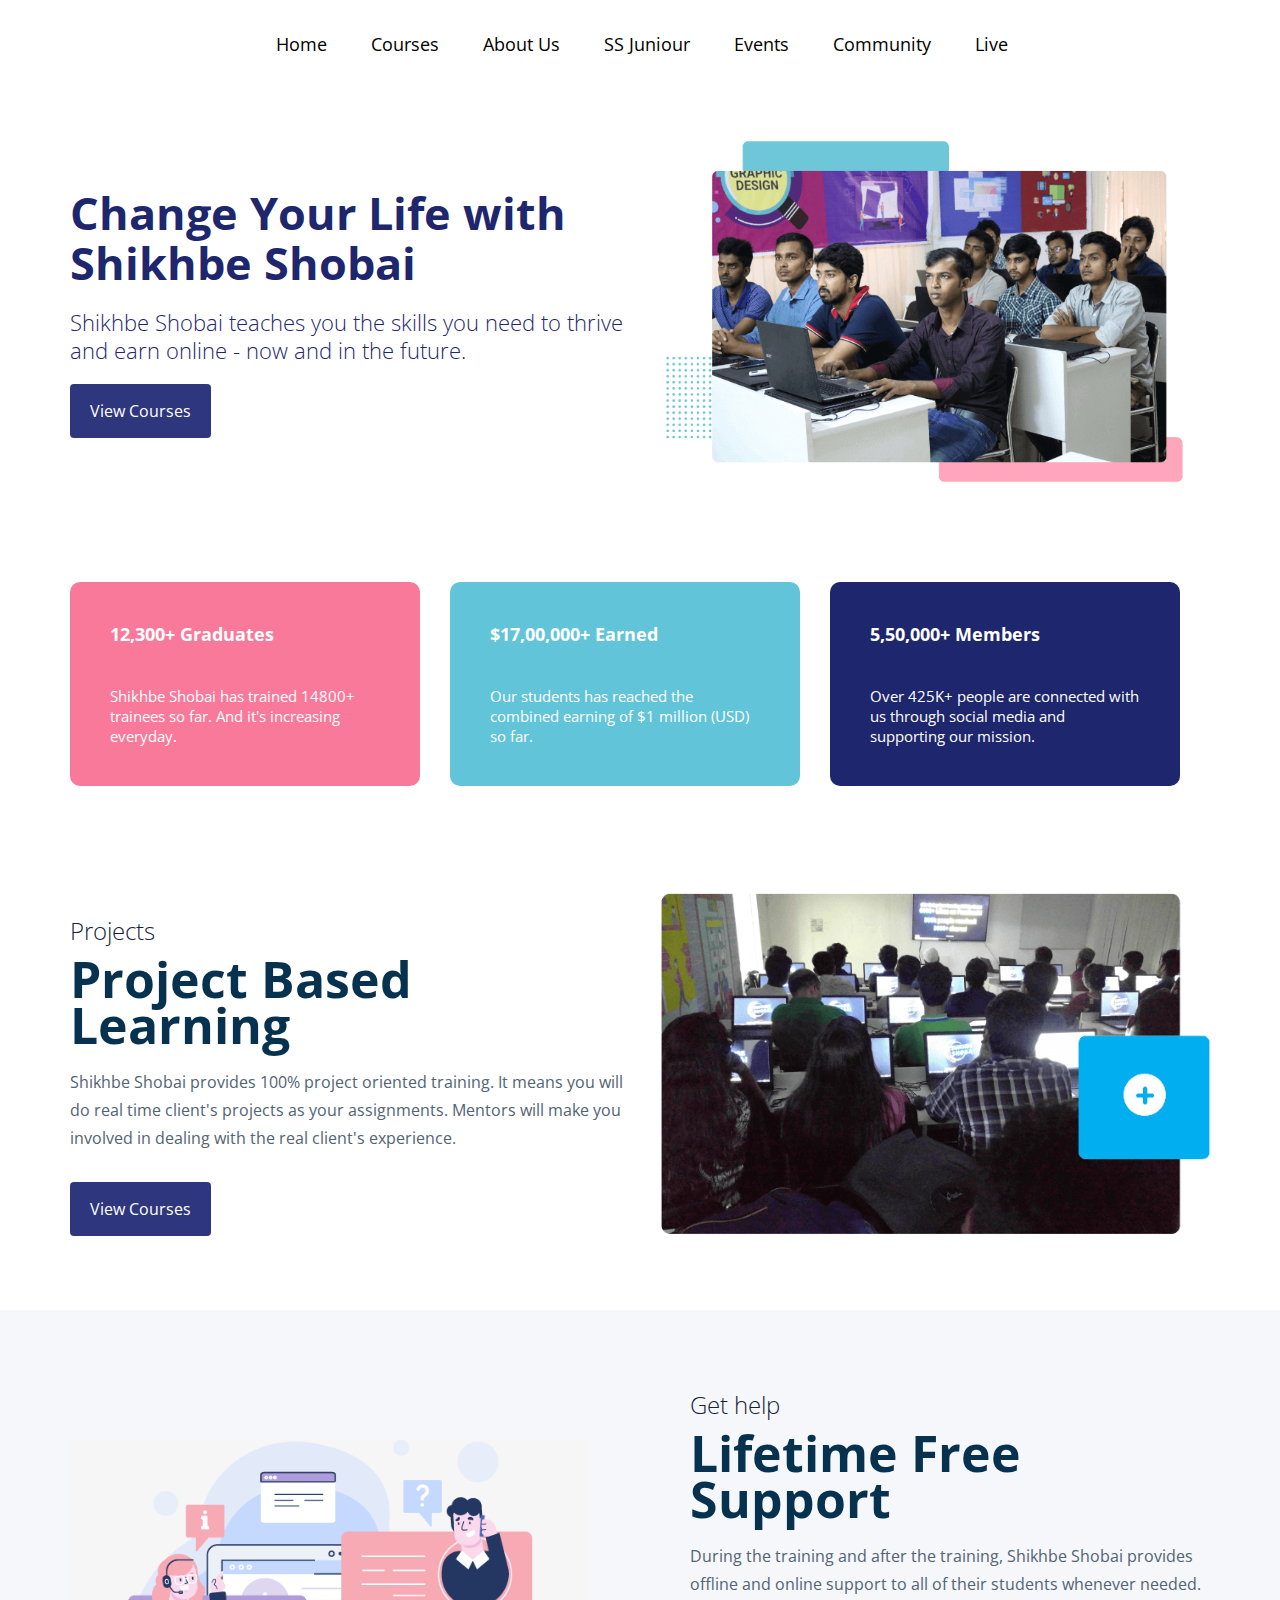
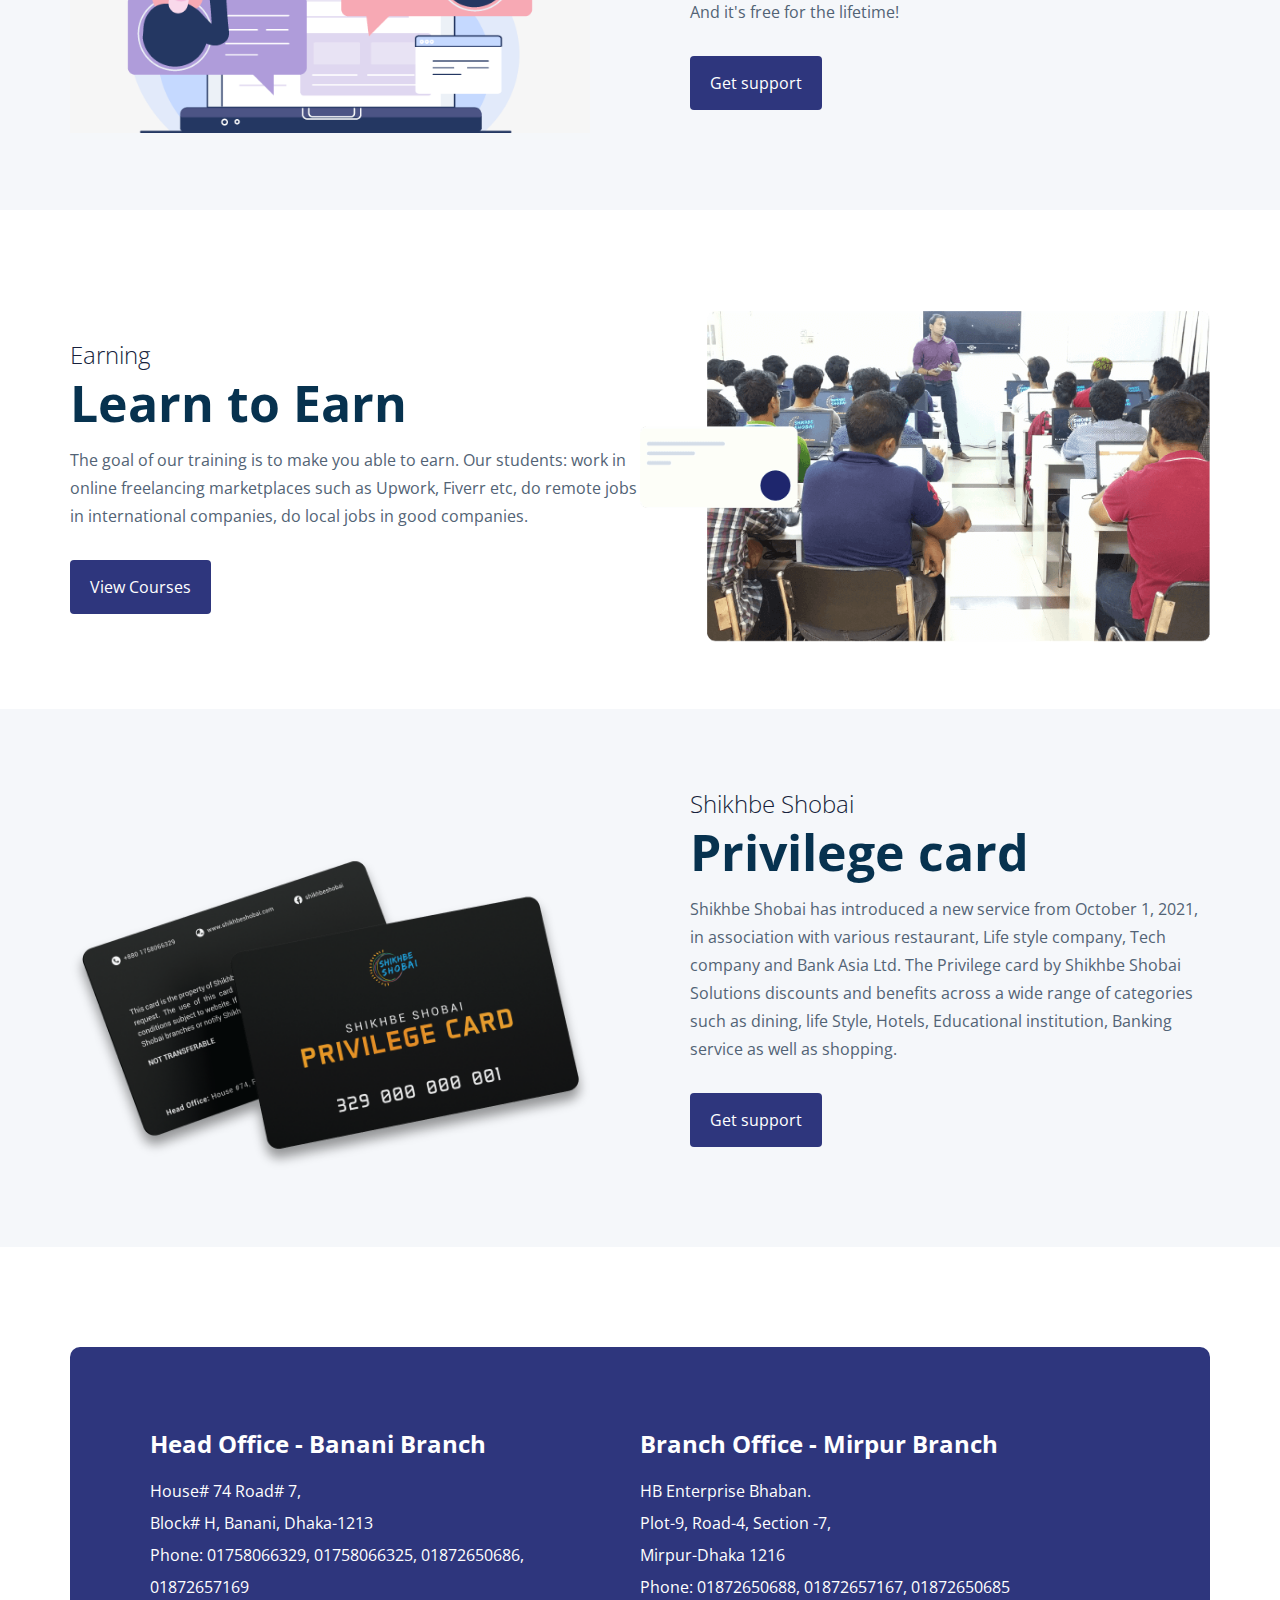
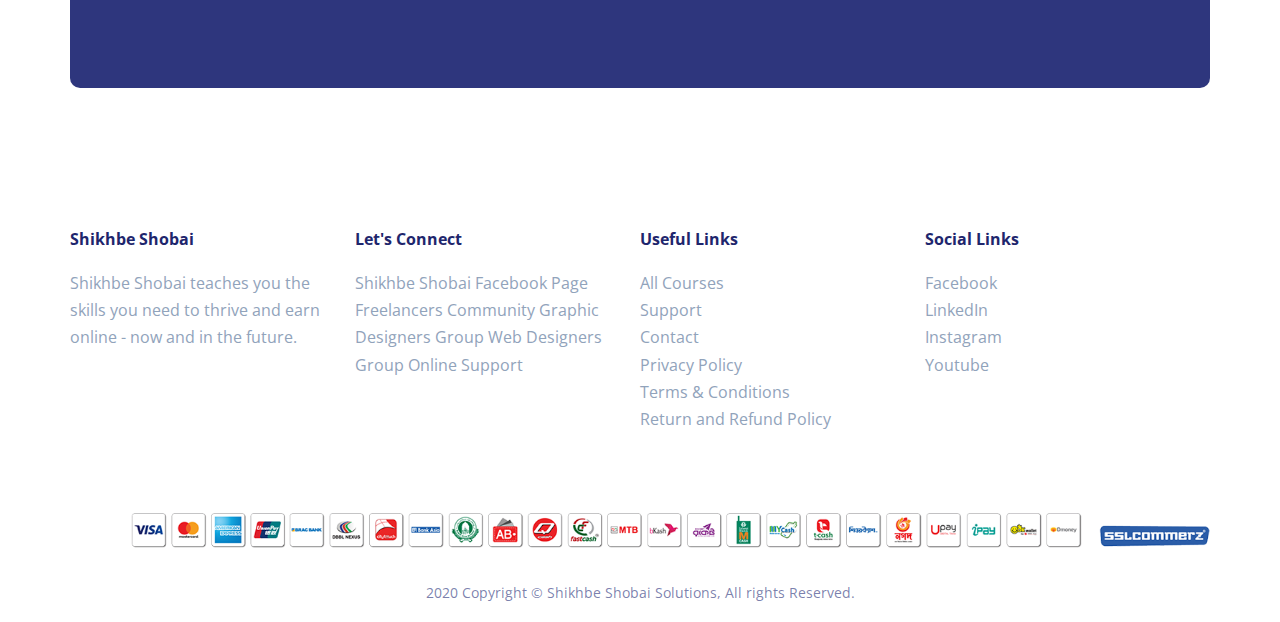
<file: index.html>
<!DOCTYPE html>
<html lang="en">
<head>
    <meta charset="UTF-8">
    <meta http-equiv="X-UA-Compatible" content="IE=edge">
    <meta name="viewport" content="width=device-width, initial-scale=1.0">
    <link rel="stylesheet" href="style.css">
    <link href="https://fonts.googleapis.com/css2?family=Open+Sans:ital,wght@0,300;0,400;0,500;0,600;0,700;0,800;1,300;1,400;1,500;1,600;1,700;1,800&family=Poppins:wght@200&display=swap" rel="stylesheet">
    <title>Home</title>
</head>
<body>
    <!-- header section starts -->

    <div class="header">
        <div class="container">
            <div class="menu">
                <ul>
                    <li><a href="index.html">Home</a></li>
                    <li><a href="">Courses</a></li>
                    <li><a href="about.html">About Us</a></li>
                    <li><a href="">SS Juniour</a></li>
                    <li><a href="">Events</a></li>
                    <li><a href="">Community</a></li>
                    <li><a href="">Live</a></li>
                </ul>
            </div>
        </div>
    </div>
    <!-- header section starts -->

    <!-- banner section code -->

    <div class="banner1">
        <div class="container">
            <div class="main-box1">
                <div class="banner1-left">
                    <h1>Change Your Life with Shikhbe Shobai</h1>
                    <p>Shikhbe Shobai teaches you the skills you need to thrive and earn online - now and in the future.</p>
                    <a href="" class="banner-btn">View Courses</a>
                </div>
                <div class="banner1-right">
                    <img src="images/intro.png" alt="Intro Image">
                </div>
            </div>
        </div>
    </div>
    <!-- banner section code closed -->

    <!-- icon box section code starts -->
    <div class="iconbox">
        <div class="container">
            <div class="iconbox-main">
                <div class="iconbox-left">
                    <h3>12,300+ Graduates</h3>
                    <p>Shikhbe Shobai has trained 14800+ trainees so far. And it's increasing everyday.</p>
                </div>
                <div class="iconbox-center">
                    <h3>$17,00,000+ Earned</h3>
                    <p>Our students has reached the combined earning of $1 million (USD) so far.</p>
                </div>
                <div class="iconbox-right">
                    <h3>5,50,000+ Members</h3>
                    <p>Over 425K+ people are connected with us through social media and supporting our mission.</p>
                </div>
            </div>
        </div>
    </div>
    <!-- icon box section code closed -->

     <!-- banner2 section code starts -->

     <div class="banner2">
        <div class="container">
            <div class="main-box2">
                <div class="banner2-left">
                    <span>Projects</span>
                    <h1>Project Based Learning</h1>
                    <p>Shikhbe Shobai provides 100% project oriented training. It means you will do real time client's projects as your assignments. Mentors will make you involved in dealing with the real client's experience.
                    </p>
                    <a href="" class="banner-btn">View Courses</a>
                </div>
                <div class="banner2-right">
                    <img src="images/image2.png" alt="Box2 Image">
                </div>
            </div>
        </div>
    </div>
<!-- banner2 section code closed -->

<!-- support section code -->

<div class="support">
    <div class="container">
        <div class="support-box">
            <div class="support-left">
                <img src="images/Support.png" alt="Support Image">
            </div>
            <div class="support-right">
                <span>Get help</span>
                <h1>Lifetime Free Support</h1>
                <p>During the training and after the training, Shikhbe Shobai provides offline and online support to all of their students whenever needed. And it's free for the lifetime!
                </p>
                <a href="" class="banner-btn">Get support</a>
            </div>
        </div>
    </div>
</div>
<!-- support section code closed-->

<!-- banner3 section code -->

<div class="banner3">
    <div class="container">
        <div class="main-box3">
            <div class="banner3-left">
                <span>Earning</span>
                <h1>Learn to Earn</h1>
                <p>The goal of our training is to make you able to earn. Our students: work in online freelancing marketplaces such as Upwork, Fiverr etc, do remote jobs in international companies, do local jobs in good companies.
                </p>
                <a href="" class="banner-btn">View Courses</a>
            </div>
            <div class="banner3-right">
                <img src="images/image3.png" alt="Box3 Image">
            </div>
        </div>
    </div>
</div>
<!-- banner3 section code closed-->

<!-- Details section code -->

<div class="details">
    <div class="container">
        <div class="details-box">
            <div class="details-left">
                <img src="images/Card-Mockup.png" alt="Support Image">
            </div>
            <div class="details-right">
                <span>Shikhbe Shobai</span>
                <h1>Privilege card</h1>
                <p>Shikhbe Shobai has introduced a new service from October 1, 2021, in association with various restaurant, Life style company, Tech company and Bank Asia Ltd. The Privilege card by Shikhbe Shobai Solutions discounts and benefits across a wide range of categories such as dining, life Style, Hotels, Educational institution, Banking service as well as shopping.
                </p>
                <a href="" class="banner-btn">Get support</a>
            </div>
        </div>
    </div>
</div>
<!-- Details section code closed-->

    <!-- Address section code -->

    <div class="address">
        <div class="container">
            <div class="address-main">
                <div class="address-left">
                    <h2>Head Office - Banani Branch</h1>
                    <p>House# 74 Road# 7,</p>
                    <p>Block# H, Banani, Dhaka-1213</p>
                    <p>Phone: 01758066329, 01758066325, 01872650686,</p>
                    <p>01872657169</p>
                </div>
                <div class="address-right">
                    <h2>Branch Office - Mirpur Branch</h2>
                    <p>HB Enterprise Bhaban.</p>
                    <p>Plot-9, Road-4, Section -7,</p>
                    <p>Mirpur-Dhaka 1216</p>
                    <p>Phone: 01872650688, 01872657167, 01872650685</p>
                </div>
            </div>
        </div>
    </div>
    <!-- Address section code closed -->

    <!-- footer section code -->
    <div class="footer">
        <div class="container">
            <div class="footer-main">
                <div class="footer-item">
                    <h5>Shikhbe Shobai</h5>
                    <p>Shikhbe Shobai teaches you the skills you need to thrive and earn online - now and in the future.</p>
                </div>
                <div class="footer-item">
                    <h5>Let's Connect</h5>
                    <p>Shikhbe Shobai Facebook Page Freelancers Community Graphic Designers Group Web Designers Group Online Support</p>
                </div>
                <div class="footer-item">
                    <h5>Useful Links</h5>
                    <ul>
                        <li><a href="">All Courses</a></li>
                        <li><a href="">Support</a></li>
                        <li><a href="">Contact</a></li>
                        <li><a href=""> Privacy Policy</a></li>
                        <li><a href="">Terms & Conditions</a></li>
                        <li><a href="">Return and Refund Policy</a></li>
                    </ul>
                </div>
                <div class="footer-item">
                    <h5>Social Links</h5>
                    <ul>
                        <li><a href="www.facebook.com">Facebook</a></li>
                        <li><a href="www.linkedin.com">LinkedIn</a></li>
                        <li><a href="www.instagram.com">Instagram</a></li>
                        <li><a href="www.youtube.com">Youtube</a></li>
                    </ul>
                </div>
            </div>
        </div>
        <div class="container">
            <img src="images/ssl_logo.png" alt="">
        </div>
        <div class="container">
            <div class="copyright">
                <p>2020 Copyright © Shikhbe Shobai Solutions, All rights Reserved.</p>
            </div>
        </div>
    </div>
    <!-- footer section code closed-->
</body>
</html>
</file>
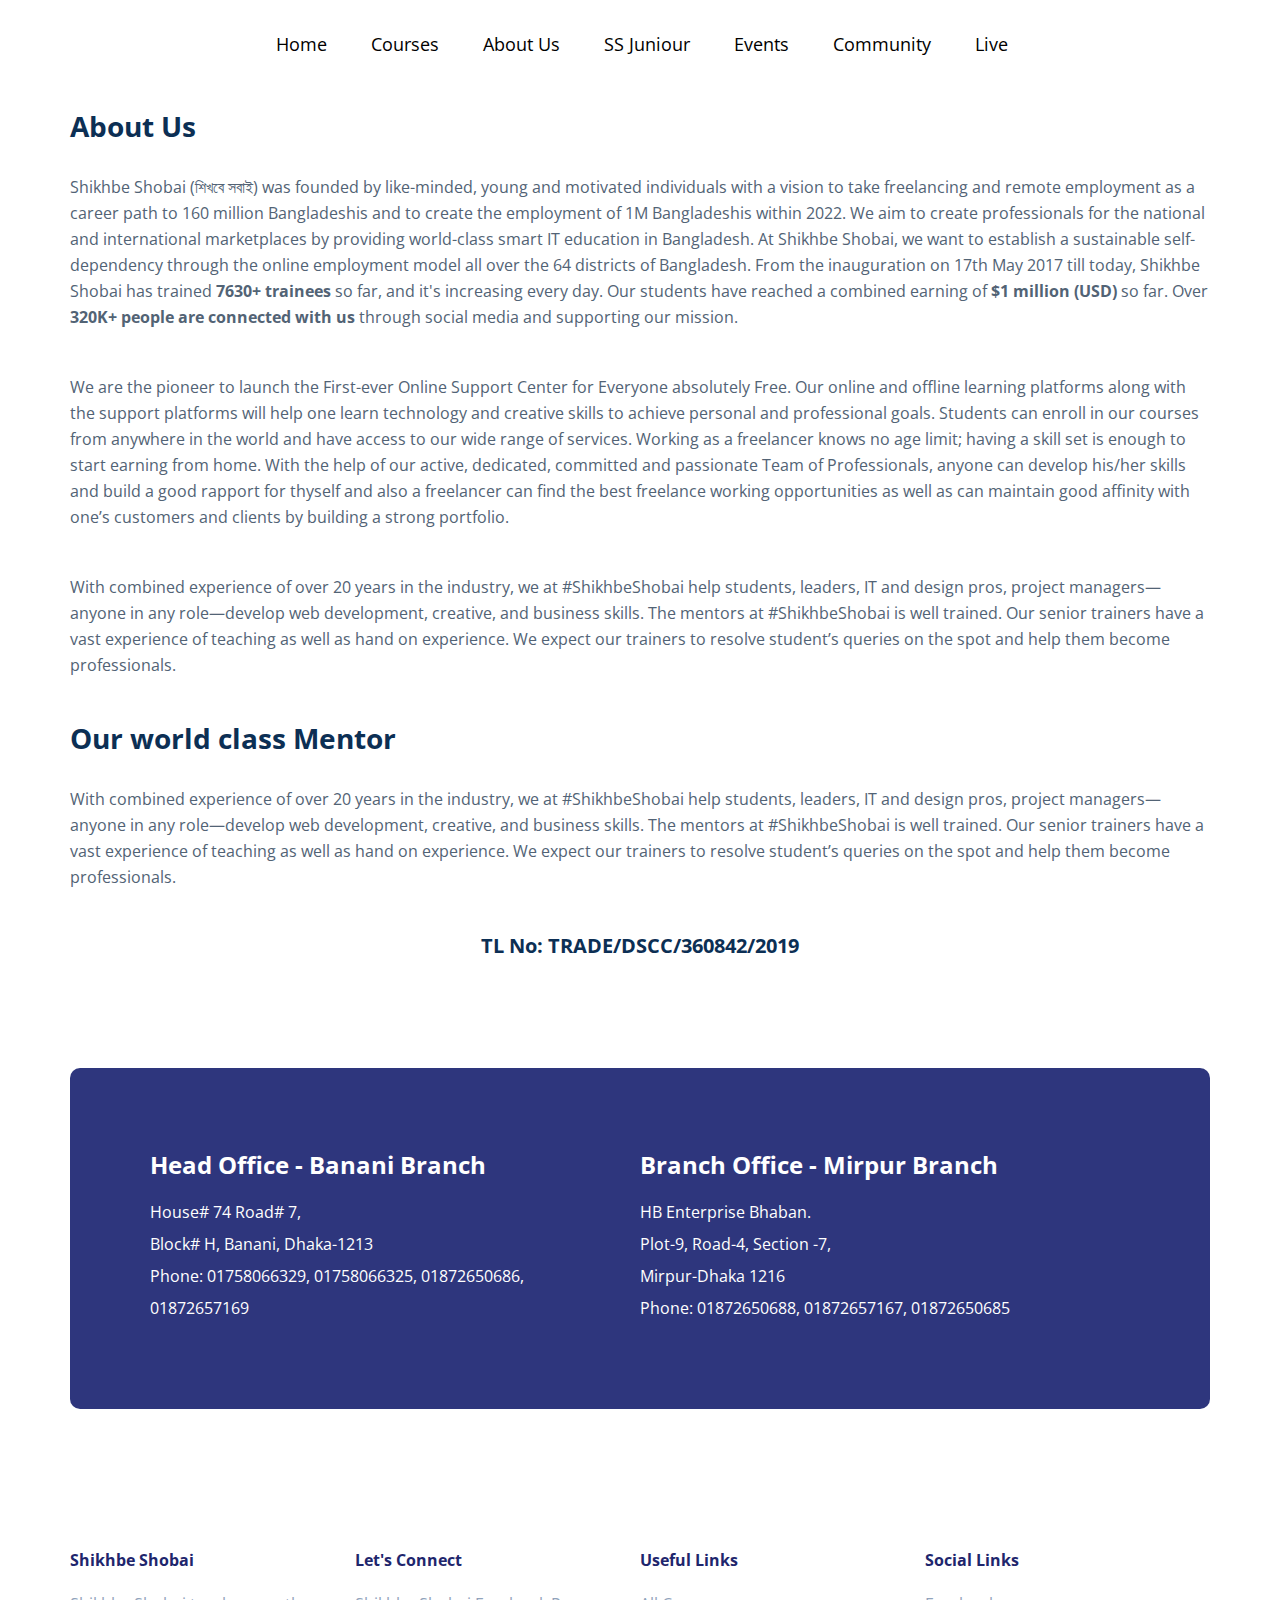
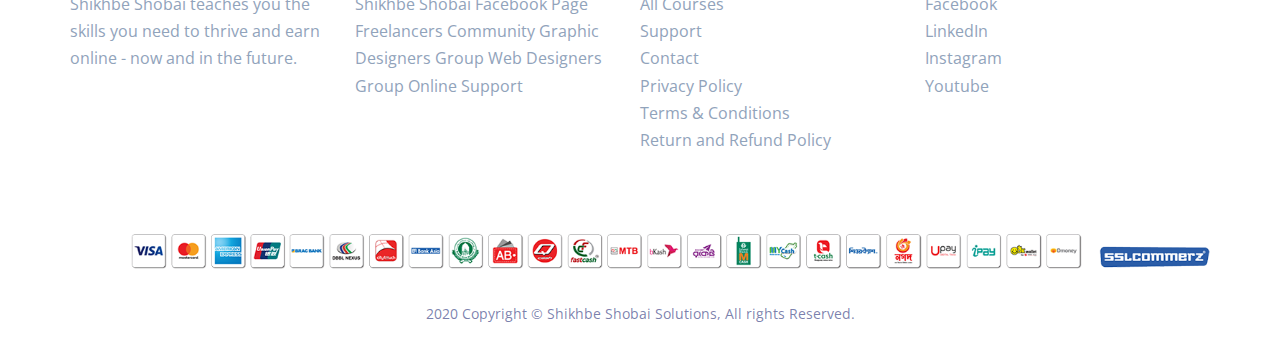
<file: about.html>
<!DOCTYPE html>
<html lang="en">
<head>
    <meta charset="UTF-8">
    <meta http-equiv="X-UA-Compatible" content="IE=edge">
    <meta name="viewport" content="width=device-width, initial-scale=1.0">
    <link rel="stylesheet" href="style.css">
    <link href="https://fonts.googleapis.com/css2?family=Open+Sans:ital,wght@0,300;0,400;0,500;0,600;0,700;0,800;1,300;1,400;1,500;1,600;1,700;1,800&family=Poppins:wght@200&display=swap" rel="stylesheet">
    <title>About</title>
</head>
<body>
    <!-- header section code -->

    <div class="header">
        <div class="container">
            <div class="menu">
                <ul>
                    <li><a href="index.html">Home</a></li>
                    <li><a href="">Courses</a></li>
                    <li><a href="about.html">About Us</a></li>
                    <li><a href="">SS Juniour</a></li>
                    <li><a href="">Events</a></li>
                    <li><a href="">Community</a></li>
                    <li><a href="">Live</a></li>
                </ul>
            </div>
        </div>
    </div>
    <!-- header section code ends-->

    <!-- about details start -->
    <div class="about-details">
        <div class="container">
            <div class="about-details-top">
            <h2>About Us</h2>
            <p>Shikhbe Shobai (শিখবে সবাই) was founded by like-minded, young and motivated individuals with a vision to take freelancing and remote employment as a career path to 160 million Bangladeshis and to create the employment of 1M Bangladeshis within 2022. We aim to create professionals for the national and international marketplaces by providing world-class smart IT education in Bangladesh. At Shikhbe Shobai, we want to establish a sustainable self-dependency through the online employment model all over the 64 districts of Bangladesh. From the inauguration on 17th May 2017 till today, Shikhbe Shobai has trained <b>7630+ trainees</b> so far, and it's increasing every day. Our students have reached a combined earning of <b>$1 million (USD)</b> so far. Over <b>320K+ people are connected with us</b> through social media and supporting our mission.</p><br><br>
            <p>
                We are the pioneer to launch the First-ever Online Support Center for Everyone absolutely Free. Our online and offline learning platforms along with the support platforms will help one learn technology and creative skills to achieve personal and professional goals. Students can enroll in our courses from anywhere in the world and have access to our wide range of services. Working as a freelancer knows no age limit; having a skill set is enough to start earning from home. With the help of our active, dedicated, committed and passionate Team of Professionals, anyone can develop his/her skills and build a good rapport for thyself and also a freelancer can find the best freelance working opportunities as well as can maintain good affinity with one’s customers and clients by building a strong portfolio.
            </p><br><br>
            <p>
                With combined experience of over 20 years in the industry, we at #ShikhbeShobai help students, leaders, IT and design pros, project managers—anyone in any role—develop web development, creative, and business skills. The mentors at #ShikhbeShobai is well trained. Our senior trainers have a vast experience of teaching as well as hand on experience. We expect our trainers to resolve student’s queries on the spot and help them become professionals.
            </p><br>
            <div>
            <div class="about-details-bottom">
                <h2>
                    Our world class Mentor
                </h2>
                <p>
                    With combined experience of over 20 years in the industry, we at #ShikhbeShobai help students, leaders, IT and design pros, project managers—anyone in any role—develop web development, creative, and business skills. The mentors at #ShikhbeShobai is well trained. Our senior trainers have a vast experience of teaching as well as hand on experience. We expect our trainers to resolve student’s queries on the spot and help them become professionals.
                </p><br><br>

            </div>
            
        </div>
        <div class="footerline">
            <p>
                TL No: TRADE/DSCC/360842/2019
            </p>
        </div>
    </div>
    <!-- about details start -->

      <!-- Address section code -->

      <div class="address">
        <div class="container">
            <div class="address-main">
                <div class="address-left">
                    <h2>Head Office - Banani Branch</h1>
                    <p>House# 74 Road# 7,</p>
                    <p>Block# H, Banani, Dhaka-1213</p>
                    <p>Phone: 01758066329, 01758066325, 01872650686,</p>
                    <p>01872657169</p>
                </div>
                <div class="address-right">
                    <h2>Branch Office - Mirpur Branch</h2>
                    <p>HB Enterprise Bhaban.</p>
                    <p>Plot-9, Road-4, Section -7,</p>
                    <p>Mirpur-Dhaka 1216</p>
                    <p>Phone: 01872650688, 01872657167, 01872650685</p>
                </div>
            </div>
        </div>
    </div>
    <!-- address section closed -->

    <!-- footer section code -->
    <div class="footer">
        <div class="container">
            <div class="footer-main">
                <div class="footer-item">
                    <h5>Shikhbe Shobai</h5>
                    <p>Shikhbe Shobai teaches you the skills you need to thrive and earn online - now and in the future.</p>
                </div>
                <div class="footer-item">
                    <h5>Let's Connect</h5>
                    <p>Shikhbe Shobai Facebook Page Freelancers Community Graphic Designers Group Web Designers Group Online Support</p>
                </div>
                <div class="footer-item">
                    <h5>Useful Links</h5>
                    <ul>
                        <li><a href="">All Courses</a></li>
                        <li><a href="">Support</a></li>
                        <li><a href="">Contact</a></li>
                        <li><a href=""> Privacy Policy</a></li>
                        <li><a href="">Terms & Conditions</a></li>
                        <li><a href="">Return and Refund Policy</a></li>
                    </ul>
                </div>
                <div class="footer-item">
                    <h5>Social Links</h5>
                    <ul>
                        <li><a href="">Facebook</a></li>
                        <li><a href="">LinkedIn</a></li>
                        <li><a href="">Instagram</a></li>
                        <li><a href="">Youtube</a></li>
                    </ul>
                </div>
            </div>
        </div>
        <div class="container">
            <img src="images/ssl_logo.png" alt="">
        </div>
        <div class="container">
            <div class="copyright">
                <p>2020 Copyright © Shikhbe Shobai Solutions, All rights Reserved.</p>
            </div>
        </div>
    </div>
    <!-- footer section closed -->
</body>
</html>
</body>
</html>
</file>
<file: style.css>
*{
    margin: 0;
    padding: 0;
}

body{
    font-family: 'Open Sans', sans-serif;
}
/* header styling starts */
.header{
    width: 100%;
    padding-top: 32px;
    padding-bottom: 32px;
}
.container{
    width: 1140px;
    margin: auto;
}
.menu{
    text-align: center;
}
.menu li{
    list-style: none;
    display: inline-block;
    font-size: 18px;
    margin-left: 22px;
    margin-right: 18px;
    
}
.menu a{
    text-decoration: none;
    color: black; 
    display: inline-block;
    transition: .5s;
}
.menu a:hover{
    color: aqua;
    transform: scale(1.2);
    display: inline-block;
    transition: .5s
}
/* header styling endss */

/* banner1 styling */
.banner1{
    width: 100%;

}
.main-box1{
   display: flex; 
}
.banner1-left{
    flex-basis: 50%;
    margin-top: 100px;
}
.banner1-right{
    flex-basis: 50%;
}
img{
    max-width: 100%;
    height: auto;
}
.banner1-left h1{
    font-size: 45px;
    color: #1e266d;
    line-height: 50px;
    font-weight: 700;
    
}
.banner1-left p{
    margin-bottom: 20px;
    margin-top: 20px;
    font-size: 22px;
    color: #1e266d;
    line-height: 28px;
    font-weight: 300;
}
.banner1-left .banner-btn{
    padding-top: 16px;
    padding-bottom: 16px;
    text-decoration: none;
    background-color: #2e367d;
    color: #fff;
    padding-right: 20px;
    padding-left: 20px;
    display: inline-block;
    border-radius: 4px;
    
}
.banner1-left .banner-btn:hover{
    background-color: #00AEEF;
    color: white;
}
.banner1-right{
    margin-top: 40px;
}
/* banner1 styling ends */

/* icon box styling */
.iconbox{
    width: 100%;
}
.iconbox-main{
    display: flex;
    margin-top: 50px;
}
.iconbox-left{
    flex-basis: 50%;
    margin-right: 30px;
    background-color: #f9799a;
    border-radius: 10px;
    margin-top: 30px;
    margin-bottom: 30px;
}
.iconbox-center{
    flex-basis: 50%;
    margin-right: 30px;
    border-radius: 10px;
    background-color: #61c4d8;
    margin-top: 30px;
    margin-bottom: 30px;
}
.iconbox-right{
    flex-basis: 50%;
    margin-right: 30px;
    border-radius: 10px;
    background-color: #1e266d;
    margin-top: 30px;
    margin-bottom: 30px;
}

.iconbox-left h3, .iconbox-center h3, .iconbox-right h3{
    color: #fff;
    margin-top: 22px;
    font-size: 18px;
    margin-bottom: 18px;
    
    margin: 40px;
}
.iconbox-left p, .iconbox-center p, .iconbox-right p{
    color: #fff;
    font-size: 15px;
    margin-top: 10px;
    margin-bottom: 40px;
    margin: 40px;
}
/* icon box styling end */

/* banner2 styling */
.banner2{
    width: 100%;

}
.main-box2{
   display: flex; 
   margin-top: 20px;
}
.banner2-left{
    flex-basis: 50%;
    margin-top: 80px;
}
.banner2-right{
    flex-basis: 50%;
}
img{
    max-width: 100%;
    height: auto;
}
.banner2-left span{
    color: #171f3c;
    font-size: 24px;
    display: block;
    margin-bottom: 10px;
    line-height: 30px;
    font-weight: 300;
}
.banner2-left h1{
    font-size: 50px;
    color: #07324f;
    line-height: 46px;
    margin-bottom: 20px;
    font-weight: 700;
    
}
.banner2-left p{
    margin-bottom: 30px;
    margin-top: 0px;
    font-size: 16px;
    color: #526375;
    line-height: 28px;
    font-weight: 400;
}
.banner2-left .banner-btn{
    padding-top: 16px;
    padding-bottom: 16px;
    text-decoration: none;
    background-color: #2e367d;
    color: #fff;
    padding-right: 20px;
    padding-left: 20px;
    display: inline-block;
    border-radius: 4px;
    
}
.banner2-left .banner-btn:hover{
    background-color: #00AEEF;
    color: white;
}
.banner2-right{
    margin-top: 40px;
}
/* banner2 styling ends*/

/* support styling */
.support{
    width: 100%;
    background-color: #f5f7fa;
}
.support-box{
   display: flex; 
   margin-top: 50px;
}
.support-left{
    flex-basis: 50%;
}
.support-right{
    flex-basis: 50%;
    margin-left: 100px;
    margin-top: 80px;
    margin-bottom: 100px;
}
img{
    max-width: 100%;
    height: auto;

}
.support-right span{
    color: #171f3c;
    font-size: 24px;
    display: block;
    margin-bottom: 10px;
    line-height: 30px;
    font-weight: 300;
}
.support-right h1{
    font-size: 50px;
    color: #07324f;
    line-height: 46px;
    margin-bottom: 20px;
    font-weight: 700;
    
}
.support-right p{
    margin-bottom: 30px;
    margin-top: 0px;
    font-size: 16px;
    color: #526375;
    line-height: 28px;
    font-weight: 400;
}
.support-right .banner-btn{
    padding-top: 16px;
    padding-bottom: 16px;
    text-decoration: none;
    background-color: #2e367d;
    color: #fff;
    padding-right: 20px;
    padding-left: 20px;
    display: inline-block;
    border-radius: 4px;
    
}
.support-right .banner-btn:hover{
    background-color: #00AEEF;
    color: white;
}
.support-left{
    margin-top: 130px;
}
/* support styling ends */

/* banner3 styling */
.banner3{
    width: 100%;

}
.main-box3{
   display: flex; 
   margin-top: 50px;
}
.banner3-left{
    flex-basis: 50%;
    margin-top: 80px;
}
.banner3-right{
    flex-basis: 50%;
}
img{
    max-width: 100%;
    height: auto;
}
.banner3-left span{
    color: #171f3c;
    font-size: 24px;
    display: block;
    margin-bottom: 10px;
    line-height: 30px;
    font-weight: 300;
}
.banner3-left h1{
    font-size: 50px;
    color: #07324f;
    line-height: 46px;
    margin-bottom: 20px;
    font-weight: 700;
    
}
.banner3-left p{
    margin-bottom: 30px;
    margin-top: 0px;
    font-size: 16px;
    color: #526375;
    line-height: 28px;
    font-weight: 400;
}
.banner3-left .banner-btn{
    padding-top: 16px;
    padding-bottom: 16px;
    text-decoration: none;
    background-color: #2e367d;
    color: #fff;
    padding-right: 20px;
    padding-left: 20px;
    display: inline-block;
    border-radius: 4px;
    
}
.banner3-left .banner-btn:hover{
    background-color: #00AEEF;
    color: white;
}
.banner3-right{
    margin-top: 40px;
}
/* banner3 styling ends*/

/* Details styling */
.details{
    width: 100%;
    background-color: #f5f7fa;
}
.details-box{
   display: flex; 
   margin-top: 50px;
}
.details-left{
    flex-basis: 50%;
}
.details-right{
    flex-basis: 50%;
    margin-left: 100px;
    margin-top: 80px;
    margin-bottom: 100px;
}
img{
    max-width: 100%;
    height: auto;

}
.details-right span{
    color: #171f3c;
    font-size: 24px;
    display: block;
    margin-bottom: 10px;
    line-height: 30px;
    font-weight: 300;
}
.details-right h1{
    font-size: 50px;
    color: #07324f;
    line-height: 46px;
    margin-bottom: 20px;
    font-weight: 700;
    
}
.details-right p{
    margin-bottom: 30px;
    margin-top: 0px;
    font-size: 16px;
    color: #526375;
    line-height: 28px;
    font-weight: 400;
}
.details-right .banner-btn{
    padding-top: 16px;
    padding-bottom: 16px;
    text-decoration: none;
    background-color: #2e367d;
    color: #fff;
    padding-right: 20px;
    padding-left: 20px;
    display: inline-block;
    border-radius: 4px;
    
}
.details-right .banner-btn:hover{
    background-color: #00AEEF;
    color: white;
}
.details-left{
    margin-top: 130px;
}
/* Details styling ends*/

/* address styling  */
.address{
    width: 100%;
    padding-top: 100px;
    padding-bottom: 100px;
}
.address-main{
    padding-top: 80px;
    padding-bottom: 80px;
    padding-left: 80px;
    padding-right: 80px;
    display: flex;
    background-color: #2e367d;
    border-radius: 10px;

}
.address-left, .address-right{
    flex-basis: 50%;
}
.address-left h2, .address-right h2{
    color: #fff;
    font-size: 24px;
    margin-bottom: 20px;
}
.address-left p, .address-right p{
    color: #fff;
    margin-bottom: 10px;
}
/* address styling ends */

/* footer styling */
.footer{
    width: 100%;
    padding-top: 40px;
    padding-bottom: 0px;
}

.footer-main{
    display: flex;
    margin-bottom: 80px;
}
.footer-item{
    flex-basis: 25%;
}
.footer-item h5{
    font-size: 16px;
    margin-bottom: 20px;
    color: #1e266d;
}
.footer-item p{
    font-size: 16px;
    line-height: 1.7;
    overflow-x: hidden;
    color: #91a3bb;
    margin-right: 20px;
}
.footer-item li{
    list-style: none;
    color: #91a3bb;
    bottom: 8px;
    line-height: 1.7;
}
.footer-item li a{
    text-decoration: none;
    color: #91a3bb;
    transition: .5s;
    display: inline-block;
}
.footer-item li a:hover{
    color: black;
    display: inline-block;
    transition: .5s;
    margin-left: 16px;
}

.copyright{
    padding-top: 30px;
    padding-bottom: 20px;
    text-align: center;
    color: #2e367da1;
    font-size: 14px;
}
/* footer styling ends*/

/* about details styling */
.about-details-top h2{
    font-size: 28px;
    line-height: 36px;
    font-weight: 700;
    padding: 20px 0 30px;
    color: #1e266d;
}
.about-details-top p{
    font-size: 16px;
    line-height: 26px;
    color: #526375;
}
.about-details-top h2{
    font-weight: 700;
    color: #0c2f54;
}
.about-details-bottom p{
    font-size: 16px;
    line-height: 26px;
    color: #526375;
}
.footerline p{
    text-align: center;
    color: #0c2f54;
    margin-bottom: 10px;
    line-height: 24px;
    font-size: 20px;
    font-weight: 700;
}
/* about details styling ends*/
</file>
